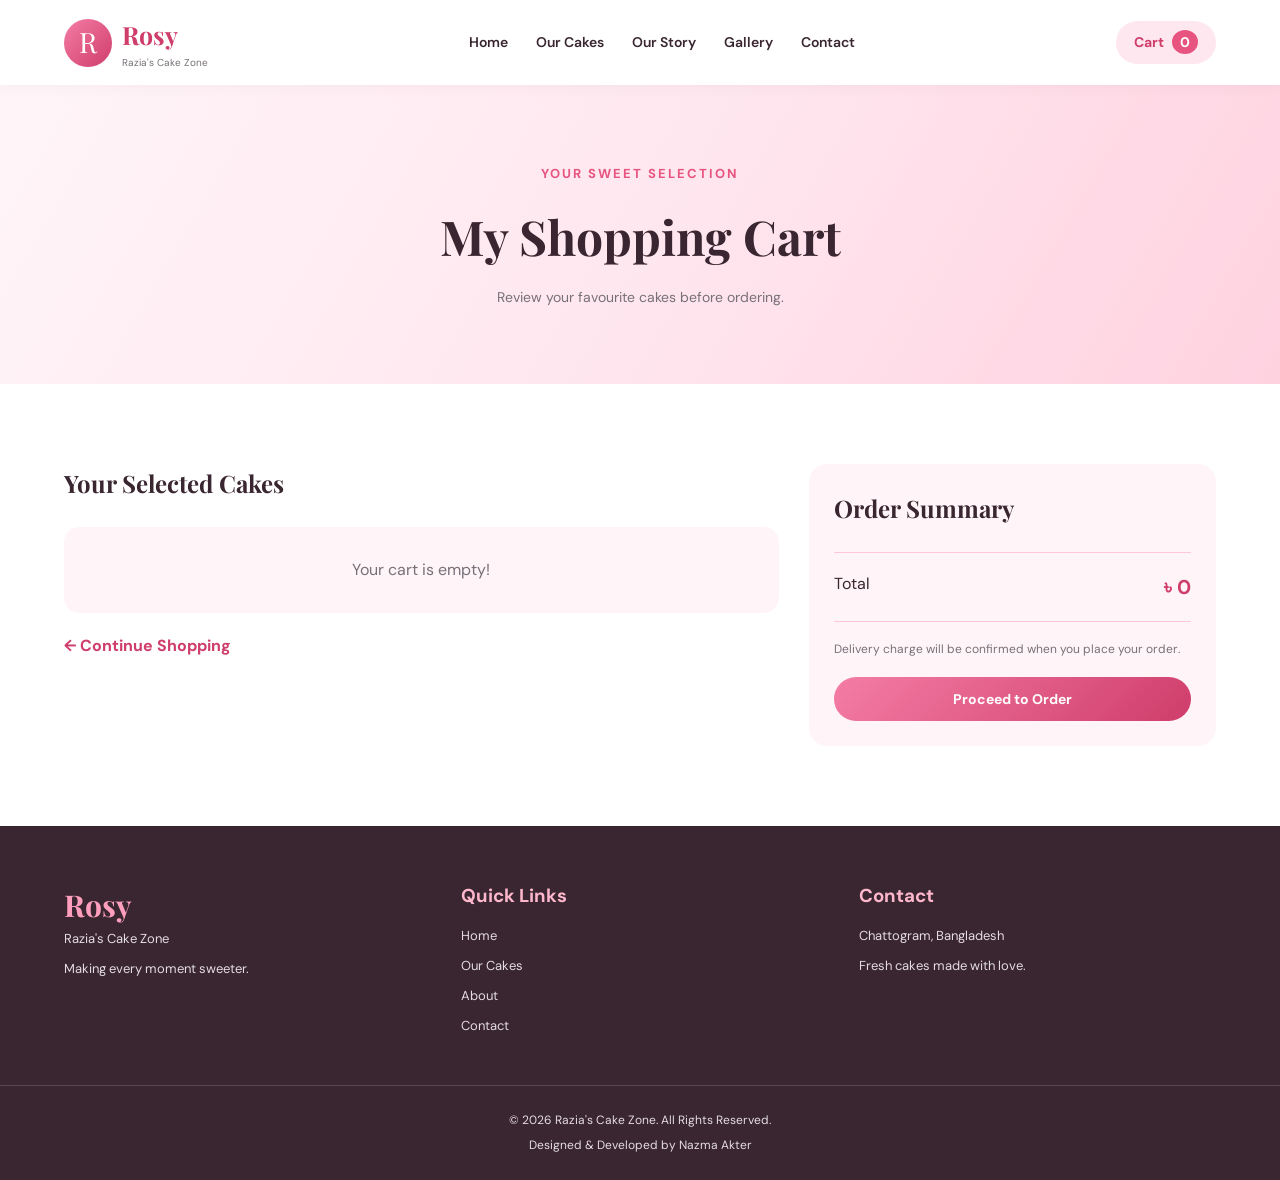
<file: cart.html>
<!DOCTYPE html>
<html lang="en">

<head>
    <meta charset="UTF-8">
    <meta name="viewport" content="width=device-width, initial-scale=1.0">

    <title>Razia's Cake Zone | Rosy</title>

    <link rel="preconnect" href="https://fonts.googleapis.com">
    <link rel="preconnect" href="https://fonts.gstatic.com" crossorigin>

    <link href="https://fonts.googleapis.com/css2?family=DM+Sans:wght@400;500;600;700&family=Playfair+Display:wght@500;600;700&display=swap" rel="stylesheet">

    <link rel="stylesheet" href="assets/css/style.css">
    
</head>

<body>

    <!-- Header -->
    <header class="header">
        <div class="container navbar">

            <a href="index.html" class="logo">
                <span class="logo-icon">R</span>

                <span>
                    <strong>Rosy</strong>
                    <small>Razia's Cake Zone</small>
                </span>
            </a>

            <nav class="nav-links">
                <a href="index.html">Home</a>
                <a href="cakes.html">Our Cakes</a>
                <a href="about.html">Our Story</a>
                <a href="gallery.html">Gallery</a>
                <a href="contact.html">Contact</a>
            </nav>

            <a href="cart.html" class="cart-link">
                Cart <span id="cartCount">0</span>
            </a>

        </div>
    </header>


    <!-- Page Banner -->
    <section class="page-banner">
        <div class="container">

            <span class="eyebrow">Your Sweet Selection</span>

            <h1>My Shopping Cart</h1>

            <p>Review your favourite cakes before ordering.</p>

        </div>
    </section>


    <!-- Cart Section -->
    <section class="section-padding">

        <div class="container">

            <div class="cart-wrapper">

                <div class="cart-main">

                    <h2>Your Selected Cakes</h2>

                    <div id="cartItems">
                        <!-- JavaScript will display cart items here -->
                    </div>

                    <a href="cakes.html" class="continue-shopping">
                        ← Continue Shopping
                    </a>

                </div>


                <!-- Cart Summary -->
                <div class="cart-summary">

                    <h2>Order Summary</h2>

                    <div class="summary-row">
                        <span>Total</span>

                        <strong id="cartTotal">৳ 0</strong>
                    </div>

                    <p>
                        Delivery charge will be confirmed
                        when you place your order.
                    </p>

                    <button type="button" id="proceedToOrder" class="btn btn-primary">
    Proceed to Order
</button>

                </div>

            </div>

        </div>

    </section>


    <!-- Footer -->
    <footer class="footer">

        <div class="container footer-content">

            <div>
                <h2>Rosy</h2>
<p>Razia's Cake Zone</p>
<p>Making every moment sweeter.</p>
            </div>

            <div>
                <h3>Quick Links</h3>
                <a href="index.html">Home</a>
                <a href="cakes.html">Our Cakes</a>
                <a href="about.html">About</a>
                <a href="contact.html">Contact</a>
            </div>

            <div>
                <h3>Contact</h3>
                <p>Chattogram, Bangladesh</p>
                <p>Fresh cakes made with love.</p>
            </div>

        </div>

        <div class="footer-bottom">
            <p>
    © 2026 Razia's Cake Zone. All Rights Reserved.
</p>
            <p>Designed & Developed by Nazma Akter</p>
        </div>

    </footer>
<script src="./assets/js/app.js" defer></script>
</body>
</html>
</file>
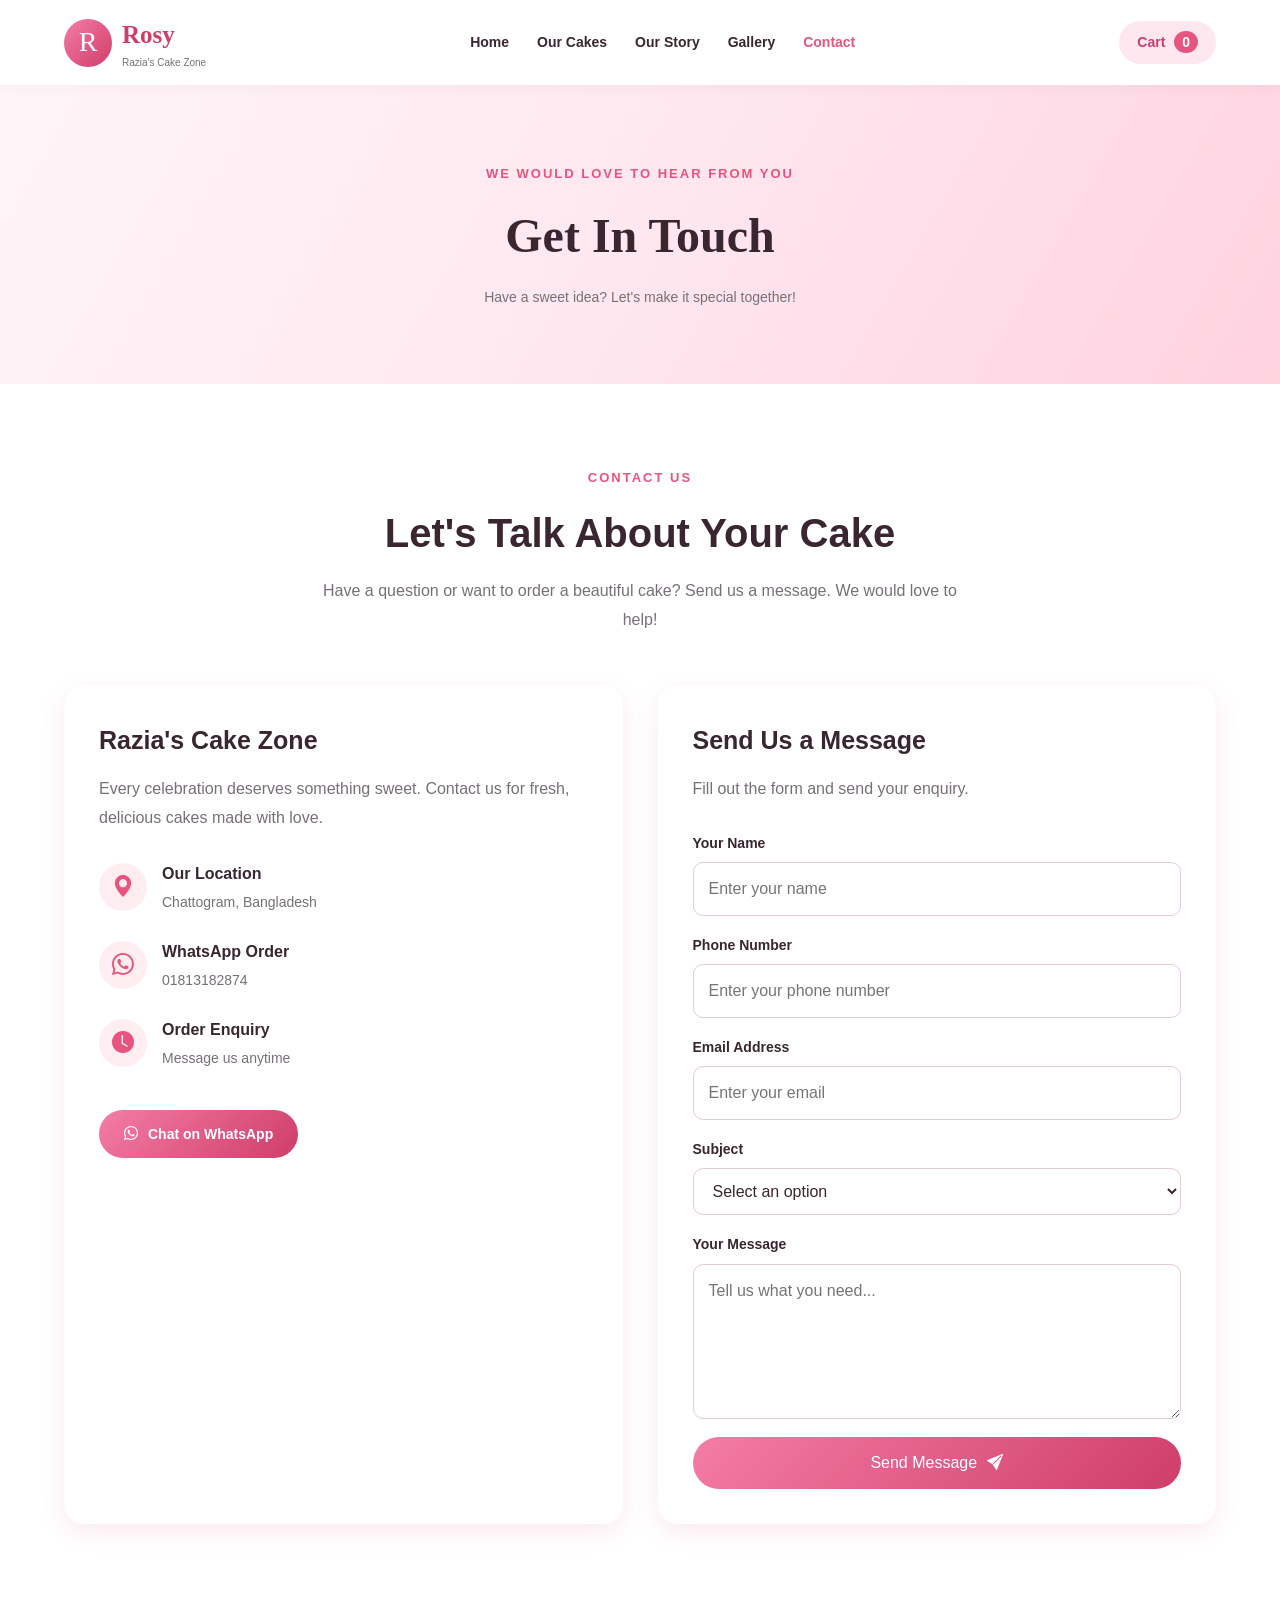
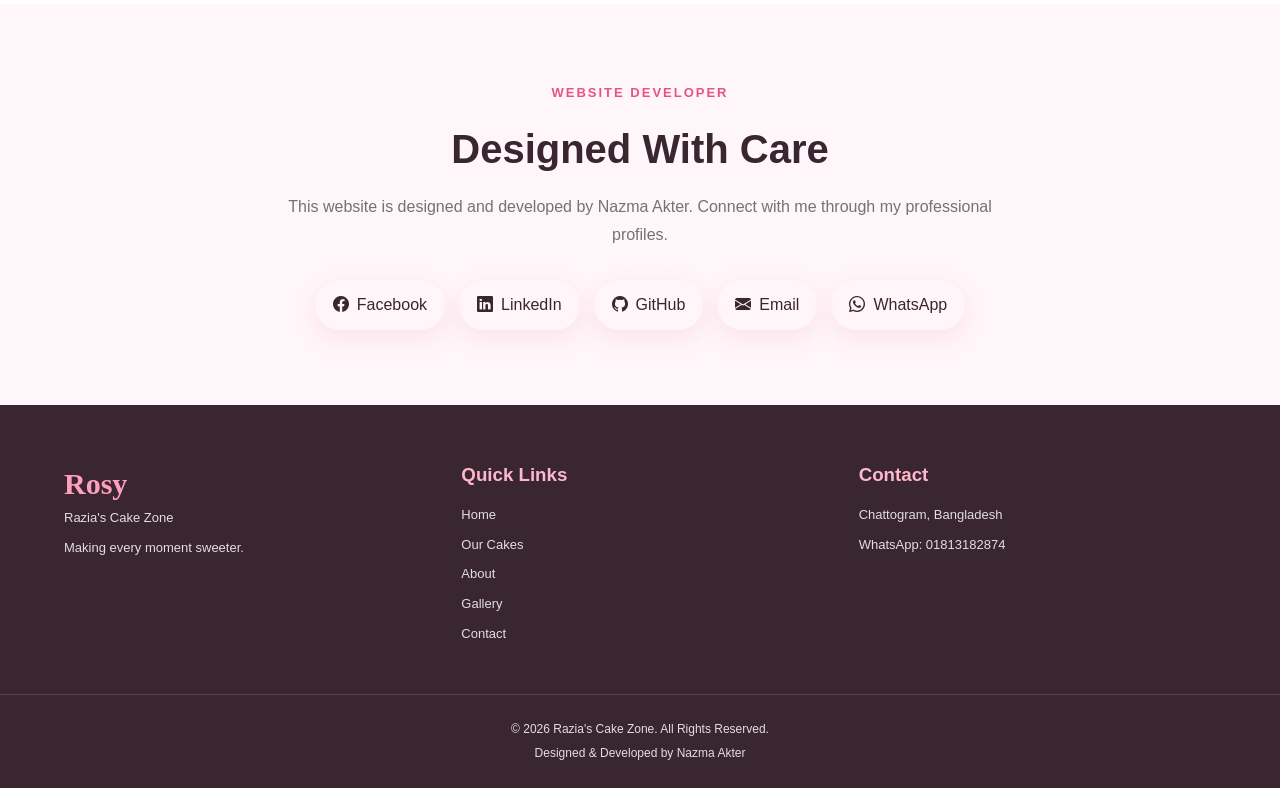
<file: contact.html>
<!DOCTYPE html>
<html lang="en">
<head>
    <meta charset="UTF-8">
    <meta name="viewport" content="width=device-width, initial-scale=1.0">
    <title>Contact Us | Rosy - Razia's Cake Zone</title>

    <link rel="stylesheet" href="./assets/css/style.css">

    <link rel="stylesheet"
        href="https://cdn.jsdelivr.net/npm/bootstrap-icons@1.13.2/font/bootstrap-icons.min.css">
</head>
<body>

<!-- HEADER -->
<header class="header">
    <div class="container navbar">

        <a href="index.html" class="logo">
            <span class="logo-icon">R</span>
            <span>
                <strong>Rosy</strong>
                <small>Razia's Cake Zone</small>
            </span>
        </a>

        <nav class="nav-links">
            <a href="index.html">Home</a>
            <a href="cakes.html">Our Cakes</a>
            <a href="about.html">Our Story</a>
            <a href="gallery.html">Gallery</a>
            <a href="contact.html" class="active">Contact</a>
        </nav>

        <a href="cart.html" class="cart-link">
            Cart <span id="cartCount">0</span>
        </a>

    </div>
</header>


<!-- PAGE BANNER -->
<section class="page-banner contact-banner">
    <div class="container">
        <span class="eyebrow">We Would Love To Hear From You</span>
        <h1>Get In Touch</h1>
        <p>Have a sweet idea? Let's make it special together!</p>
    </div>
</section>


<!-- CONTACT SECTION -->
<section class="section-padding contact-section">
    <div class="container">

        <div class="contact-heading">
            <span class="eyebrow">Contact Us</span>
            <h2>Let's Talk About Your Cake</h2>
            <p>
                Have a question or want to order a beautiful cake?
                Send us a message. We would love to help!
            </p>
        </div>

        <div class="contact-wrapper">

            <!-- BUSINESS INFORMATION -->
            <div class="contact-info">

                <h2>Razia's Cake Zone</h2>

                <p class="contact-description">
                    Every celebration deserves something sweet.
                    Contact us for fresh, delicious cakes made with love.
                </p>

                <div class="contact-info-item">
                    <span class="contact-icon">
                        <i class="bi bi-geo-alt-fill"></i>
                    </span>
                    <div>
                        <h3>Our Location</h3>
                        <p>Chattogram, Bangladesh</p>
                    </div>
                </div>

                <div class="contact-info-item">
                    <span class="contact-icon">
                        <i class="bi bi-whatsapp"></i>
                    </span>
                    <div>
                        <h3>WhatsApp Order</h3>
                        <p>01813182874</p>
                    </div>
                </div>

                <div class="contact-info-item">
                    <span class="contact-icon">
                        <i class="bi bi-clock-fill"></i>
                    </span>
                    <div>
                        <h3>Order Enquiry</h3>
                        <p>Message us anytime</p>
                    </div>
                </div>

                <a href="https://wa.me/8801813182874"
                   target="_blank"
                   rel="noopener noreferrer"
                   class="btn btn-primary contact-whatsapp">
                    <i class="bi bi-whatsapp"></i>
                    Chat on WhatsApp
                </a>

            </div>


            <!-- CONTACT FORM -->
            <div class="contact-form-box">

                <h2>Send Us a Message</h2>

                <p>Fill out the form and send your enquiry.</p>

                <form id="contactForm">

                    <div class="form-group">
                        <label for="customerName">Your Name</label>
                        <input
                            type="text"
                            id="customerName"
                            name="customerName"
                            placeholder="Enter your name"
                            required>
                    </div>

                    <div class="form-group">
                        <label for="customerPhone">Phone Number</label>
                        <input
                            type="tel"
                            id="customerPhone"
                            name="customerPhone"
                            placeholder="Enter your phone number"
                            required>
                    </div>

                    <div class="form-group">
                        <label for="customerEmail">Email Address</label>
                        <input
                            type="email"
                            id="customerEmail"
                            name="customerEmail"
                            placeholder="Enter your email">
                    </div>

                    <div class="form-group">
                        <label for="customerSubject">Subject</label>
                        <select id="customerSubject" name="customerSubject" required>
                            <option value="">Select an option</option>
                            <option value="Cake Order">Cake Order</option>
                            <option value="Custom Cake">Custom Cake</option>
                            <option value="Birthday Cake">Birthday Cake</option>
                            <option value="Wedding Cake">Wedding Cake</option>
                            <option value="Other Enquiry">Other Enquiry</option>
                        </select>
                    </div>

                    <div class="form-group">
                        <label for="customerMessage">Your Message</label>
                        <textarea
                            id="customerMessage"
                            name="customerMessage"
                            rows="5"
                            placeholder="Tell us what you need..."
                            required></textarea>
                    </div>

                    <button type="submit" class="btn btn-primary">
                        Send Message
                        <i class="bi bi-send-fill"></i>
                    </button>

                </form>

            </div>

        </div>
    </div>
</section>


<!-- DEVELOPER SOCIAL LINKS -->
<section class="developer-section">
    <div class="container">

        <div class="developer-content">
            <span class="eyebrow">Website Developer</span>

            <h2>Designed With Care</h2>

            <p>
                This website is designed and developed by Nazma Akter.
                Connect with me through my professional profiles.
            </p>

            <div class="developer-social">

                <a href="https://www.facebook.com/share/19rqLpQLJF/"
                   target="_blank" rel="noopener noreferrer"
                   aria-label="Facebook">
                    <i class="bi bi-facebook"></i>
                    Facebook
                </a>

                <a href="https://www.linkedin.com/in/nazma-akter-41359498/"
                   target="_blank" rel="noopener noreferrer"
                   aria-label="LinkedIn">
                    <i class="bi bi-linkedin"></i>
                    LinkedIn
                </a>

                <a href="https://github.com/nazmaakterdev"
                   target="_blank" rel="noopener noreferrer"
                   aria-label="GitHub">
                    <i class="bi bi-github"></i>
                    GitHub
                </a>

                <a href="mailto:nazmaapril23@gmail.com"
                   aria-label="Email">
                    <i class="bi bi-envelope-fill"></i>
                    Email
                </a>

                <a href="https://wa.me/8801813182874"
                   target="_blank" rel="noopener noreferrer"
                   aria-label="WhatsApp">
                    <i class="bi bi-whatsapp"></i>
                    WhatsApp
                </a>

            </div>
        </div>

    </div>
</section>


<!-- FOOTER -->
<footer class="footer">
    <div class="container footer-content">

        <div>
            <h2>Rosy</h2>
            <p>Razia's Cake Zone</p>
            <p>Making every moment sweeter.</p>
        </div>

        <div>
            <h3>Quick Links</h3>
            <a href="index.html">Home</a>
            <a href="cakes.html">Our Cakes</a>
            <a href="about.html">About</a>
            <a href="gallery.html">Gallery</a>
            <a href="contact.html">Contact</a>
        </div>

        <div>
            <h3>Contact</h3>
            <p>Chattogram, Bangladesh</p>
            <a href="https://wa.me/8801813182874"
               target="_blank" rel="noopener noreferrer">
                WhatsApp: 01813182874
            </a>
        </div>

    </div>

    <div class="footer-bottom">
        <p>© 2026 Razia's Cake Zone. All Rights Reserved.</p>
        <p>Designed &amp; Developed by Nazma Akter</p>
    </div>
</footer>


<script src="./assets/js/app.js" defer></script>

</body>
</html>
</file>
<file: assets/css/style.css>
/* ===================================
   ROSY - RAZIA'S CAKE ZONE
   MAIN STYLESHEET
   PART 1 OF 2
=================================== */

/* ===== CSS VARIABLES ===== */

:root {
    --primary: #e75480;
    --primary-dark: #cf3d6b;
    --secondary: #f47da5;

    --light-pink: #fff5f8;
    --soft-pink: #ffe7ef;
    --medium-pink: #ffc7d8;

    --white: #ffffff;
    --dark: #392630;
    --gray: #777078;

    --shadow: 0 8px 25px rgba(231, 84, 128, 0.12);
    --transition: 0.3s ease;
}

/* ===== RESET ===== */

* {
    margin: 0;
    padding: 0;
    box-sizing: border-box;
}

html {
    scroll-behavior: smooth;
}

body {
    font-family: 'DM Sans', sans-serif;
    background: var(--white);
    color: var(--dark);
    line-height: 1.6;
}

img {
    width: 100%;
    display: block;
    object-fit: cover;
}

a {
    text-decoration: none;
    color: inherit;
}

button {
    font-family: inherit;
    cursor: pointer;
    border: none;
}

.container {
    width: 90%;
    max-width: 1200px;
    margin: auto;
}

.section-padding {
    padding: 80px 0;
}

/* ===== HEADER ===== */

.header {
    width: 100%;
    background: var(--white);
    position: sticky;
    top: 0;
    z-index: 1000;
    box-shadow: 0 2px 15px rgba(0, 0, 0, 0.04);
}

.navbar {
    min-height: 85px;
    display: flex;
    align-items: center;
    justify-content: space-between;
    gap: 25px;
}

.logo {
    display: flex;
    align-items: center;
    gap: 10px;
}

.logo-icon {
    width: 48px;
    height: 48px;
    background: linear-gradient(135deg, #f47da5, #cf3d6b);
    color: var(--white);
    border-radius: 50%;
    display: flex;
    align-items: center;
    justify-content: center;
    font-family: 'Playfair Display', serif;
    font-size: 28px;
}

.logo strong {
    display: block;
    font-family: 'Playfair Display', serif;
    font-size: 25px;
    color: var(--primary-dark);
}

.logo small {
    display: block;
    font-size: 10px;
    color: var(--gray);
}

.nav-links {
    display: flex;
    align-items: center;
    gap: 28px;
}

.nav-links a {
    font-size: 14px;
    font-weight: 600;
    transition: var(--transition);
}

.nav-links a:hover,
.nav-links a.active {
    color: var(--primary);
}

.cart-link {
    background: var(--soft-pink);
    color: var(--primary-dark);
    padding: 10px 18px;
    border-radius: 30px;
    font-size: 14px;
    font-weight: 700;
}

.cart-link span {
    background: var(--primary);
    color: var(--white);
    padding: 3px 8px;
    border-radius: 50%;
    margin-left: 5px;
}

/* ===== BUTTONS ===== */

.btn {
    display: inline-block;
    padding: 13px 25px;
    border-radius: 30px;
    font-size: 14px;
    font-weight: 700;
    transition: var(--transition);
    text-align: center;
}

.btn-primary {
    background: linear-gradient(135deg, #f47da5, #cf3d6b);
    color: var(--white);
}

.btn-primary:hover {
    transform: translateY(-3px);
    box-shadow: var(--shadow);
}

.btn-outline {
    border: 1.5px solid var(--primary);
    color: var(--primary);
    background: transparent;
}

.btn-outline:hover {
    background: var(--primary);
    color: var(--white);
}

.btn-white {
    background: var(--white);
    color: var(--primary-dark);
}

.btn-white:hover {
    transform: translateY(-3px);
}

/* ===== HERO SECTION ===== */

.hero {
    background: linear-gradient(
        120deg,
        #fff5f8 0%,
        #ffe7ef 55%,
        #ffd2e0 100%
    );
    padding: 75px 0;
    overflow: hidden;
}

.hero-content {
    display: flex;
    align-items: center;
    justify-content: space-between;
    gap: 60px;
}

.hero-text {
    flex: 1;
}

.eyebrow {
    color: var(--primary);
    font-size: 13px;
    font-weight: 700;
    text-transform: uppercase;
    letter-spacing: 2px;
}

.hero h1 {
    font-family: 'Playfair Display', serif;
    font-size: clamp(38px, 5vw, 65px);
    line-height: 1.15;
    margin: 20px 0;
}

.hero h1 span {
    color: var(--primary);
    display: block;
}

.hero-text > p {
    color: var(--gray);
    max-width: 480px;
    margin-bottom: 28px;
}

.hero-buttons {
    display: flex;
    gap: 15px;
    flex-wrap: wrap;
}

.hero-note {
    margin-top: 30px;
    font-size: 13px;
    color: var(--gray);
}

.hero-note span {
    color: var(--primary);
    font-size: 20px;
    margin-right: 5px;
}

.hero-image {
    flex: 1;
    position: relative;
}

.hero-image img {
    height: 450px;
    border-radius: 180px 180px 25px 25px;
    box-shadow: var(--shadow);
}

.floating-card {
    position: absolute;
    bottom: 25px;
    left: -30px;
    background: var(--white);
    padding: 15px 20px;
    border-radius: 15px;
    box-shadow: var(--shadow);
    display: flex;
    align-items: center;
    gap: 12px;
}

.floating-card > span {
    font-size: 28px;
    color: var(--primary);
}

.floating-card strong,
.floating-card small {
    display: block;
}

.floating-card small {
    color: var(--gray);
    font-size: 11px;
}

/* ===== FEATURES ===== */

.features {
    background: var(--white);
}

.features-grid {
    display: flex;
    gap: 25px;
}

.feature-card {
    flex: 1;
    padding: 30px 20px;
    text-align: center;
    background: var(--light-pink);
    border-radius: 18px;
    transition: var(--transition);
}

.feature-card:hover {
    transform: translateY(-7px);
    box-shadow: var(--shadow);
}

.feature-card > span {
    font-size: 35px;
    color: var(--primary);
}

.feature-card h3 {
    margin: 12px 0 8px;
    font-family: 'Playfair Display', serif;
}

.feature-card p {
    font-size: 13px;
    color: var(--gray);
}

/* ===== SECTION HEADING ===== */

.section-heading {
    text-align: center;
    margin-bottom: 45px;
}

.section-heading h2 {
    font-family: 'Playfair Display', serif;
    font-size: clamp(28px, 4vw, 42px);
    margin: 12px 0;
}

.section-heading p {
    color: var(--gray);
    font-size: 14px;
}

/* ===== CAKE CARDS ===== */

.featured-cakes {
    background: #fff9fb;
}

.cake-grid {
    display: flex;
    flex-wrap: wrap;
    gap: 25px;
}

.cake-card {
    flex: 1 1 280px;
    min-width: 0;
    background: var(--white);
    border-radius: 18px;
    overflow: hidden;
    box-shadow: 0 5px 20px rgba(0, 0, 0, 0.05);
    transition: var(--transition);
}

.cake-card:hover {
    transform: translateY(-7px);
    box-shadow: var(--shadow);
}

.cake-card img {
    height: 240px;
}

.cake-info {
    padding: 22px;
}

.cake-category {
    color: var(--primary);
    font-size: 11px;
    font-weight: 700;
    text-transform: uppercase;
    letter-spacing: 1px;
}

.cake-info h3 {
    font-family: 'Playfair Display', serif;
    margin: 8px 0;
    font-size: 20px;
}

.cake-info p {
    color: var(--primary-dark);
    font-size: 18px;
    font-weight: 700;
    margin-bottom: 15px;
}

.cake-info .btn {
    width: 100%;
}

.center-button {
    text-align: center;
    margin-top: 40px;
}

/* ===== CTA SECTION ===== */

.cta-section {
    padding: 75px 0;
    background: linear-gradient(135deg, #f47da5, #cf3d6b);
    color: var(--white);
    text-align: center;
}

.cta-content > span {
    font-size: 13px;
    letter-spacing: 2px;
    text-transform: uppercase;
}

.cta-content h2 {
    font-family: 'Playfair Display', serif;
    font-size: clamp(28px, 4vw, 42px);
    margin: 15px 0;
}

.cta-content p {
    margin-bottom: 25px;
    font-size: 14px;
}

/* ===== FOOTER ===== */

.footer {
    background: #392630;
    color: var(--white);
    padding-top: 55px;
}

.footer-content {
    display: flex;
    justify-content: space-between;
    gap: 40px;
    padding-bottom: 40px;
}

.footer-content > div {
    flex: 1;
}

.footer h2 {
    font-family: 'Playfair Display', serif;
    color: #ff9fbd;
    font-size: 30px;
}

.footer h3 {
    margin-bottom: 15px;
    color: #ffb7cc;
}

.footer p,
.footer a {
    display: block;
    color: #e5dce1;
    font-size: 13px;
    margin-bottom: 9px;
}

.footer a:hover {
    color: #ff9fbd;
}

.footer-bottom {
    border-top: 1px solid rgba(255, 255, 255, 0.15);
    padding: 20px 5%;
    text-align: center;
}

.footer-bottom p {
    font-size: 12px;
    margin: 5px 0;
}

/* ===== RESPONSIVE DESIGN ===== */

@media (max-width: 900px) {

    .navbar {
        flex-wrap: wrap;
        padding: 15px 0;
    }

    .nav-links {
        order: 3;
        width: 100%;
        justify-content: center;
        flex-wrap: wrap;
        gap: 15px;
    }

    .hero-content {
        gap: 30px;
    }

    .hero-image img {
        height: 370px;
    }
}

@media (max-width: 650px) {

    .container {
        width: 92%;
    }

    .section-padding {
        padding: 55px 0;
    }

    .navbar {
        gap: 12px;
    }

    .nav-links {
        gap: 12px;
    }

    .nav-links a {
        font-size: 12px;
    }

    .hero {
        padding: 50px 0;
    }

    .hero-content {
        flex-direction: column;
        align-items: stretch;
    }

    .hero-image img {
        height: 320px;
        border-radius: 100px 100px 20px 20px;
    }

    .floating-card {
        left: 10px;
        bottom: 15px;
    }

    .features-grid {
        flex-direction: column;
    }

    .cake-grid {
        flex-direction: column;
    }

    .cake-card {
        width: 100%;
    }

    .footer-content {
        flex-direction: column;
        gap: 25px;
    }

    .footer-bottom {
        padding: 20px 10px;
    }
}

/* ===== INNER PAGE BANNER ===== */

.page-banner {
    padding: 75px 0;
    text-align: center;
    background: linear-gradient(
        120deg,
        #fff5f8,
        #ffe7ef,
        #ffd2e0
    );
}

.page-banner h1 {
    font-family: 'Playfair Display', serif;
    font-size: clamp(32px, 5vw, 48px);
    margin: 12px 0;
    color: var(--dark);
}

.page-banner p {
    color: var(--gray);
    font-size: 14px;
}

/* ===== CART PAGE ===== */

.cart-wrapper {
    display: flex;
    align-items: flex-start;
    gap: 30px;
}

.cart-main {
    flex: 2;
    min-width: 0;
}

.cart-main h2,
.cart-summary h2 {
    font-family: 'Playfair Display', serif;
    margin-bottom: 25px;
}

.cart-item {
    display: flex;
    align-items: center;
    justify-content: space-between;
    gap: 15px;
    padding: 20px;
    margin-bottom: 15px;
    background: var(--light-pink);
    border-radius: 15px;
    flex-wrap: wrap;
}

.cart-item h3 {
    font-family: 'Playfair Display', serif;
    font-size: 17px;
}

.cart-item p {
    color: var(--primary-dark);
    font-weight: 700;
}

.cart-quantity {
    display: flex;
    align-items: center;
    gap: 12px;
}

.cart-quantity button {
    width: 30px;
    height: 30px;
    background: var(--primary);
    color: white;
    border-radius: 50%;
    font-size: 18px;
}

.cart-item > div:last-child button {
    display: block;
    margin-top: 8px;
    background: transparent;
    color: var(--primary-dark);
    text-decoration: underline;
    font-size: 12px;
}

.empty-cart {
    padding: 30px;
    text-align: center;
    background: var(--light-pink);
    border-radius: 15px;
    color: var(--gray);
}

.continue-shopping {
    display: inline-block;
    margin-top: 20px;
    color: var(--primary-dark);
    font-weight: 700;
}

.cart-summary {
    flex: 1;
    min-width: 250px;
    padding: 25px;
    background: var(--light-pink);
    border-radius: 18px;
}

.summary-row {
    display: flex;
    justify-content: space-between;
    padding: 18px 0;
    border-top: 1px solid var(--medium-pink);
    border-bottom: 1px solid var(--medium-pink);
}

.summary-row strong {
    color: var(--primary-dark);
    font-size: 20px;
}

.cart-summary p {
    color: var(--gray);
    font-size: 12px;
    margin: 18px 0;
}

.cart-summary .btn {
    width: 100%;
}

@media (max-width: 700px) {

    .cart-wrapper {
        flex-direction: column;
    }

    .cart-main,
    .cart-summary {
        width: 100%;
    }

    .cart-item {
        align-items: flex-start;
    }
}

/* ===== CART REMOVE BUTTON ===== */

.cart-item button {
    cursor: pointer;
}

.cart-item button:last-child {
    background: #ffe5ec;
    color: #e6396f;
    border: none;
    padding: 8px 15px;
    border-radius: 20px;
    font-size: 13px;
    font-weight: 600;
    margin-top: 8px;
    transition: 0.3s ease;
}

.cart-item button:last-child:hover {
    background: #e6396f;
    color: #ffffff;
}

/* ===== ABOUT PAGE DESIGN ===== */

.about-content {
    display: flex;
    align-items: center;
    gap: 55px;
}

.about-image,
.about-text {
    flex: 1;
    min-width: 0;
}

.about-image {
    overflow: hidden;
    border-radius: 20px;
    box-shadow: var(--shadow);
}

.about-image img {
    height: 420px;
    border-radius: 20px;
    transition: transform 0.6s ease;
}

.about-image:hover img {
    transform: scale(1.05);
}

.about-text h2 {
    font-family: 'Playfair Display', serif;
    font-size: clamp(28px, 4vw, 42px);
    line-height: 1.2;
    margin: 15px 0;
}

.about-text p {
    color: var(--gray);
    margin-bottom: 16px;
    font-size: 14px;
}

.about-text .btn {
    margin-top: 10px;
}

/* ===== RESPONSIVE ABOUT PAGE ===== */

@media (max-width: 768px) {

    .about-content {
        flex-direction: column;
        gap: 30px;
    }

    .about-image,
    .about-text {
        width: 100%;
    }

    .about-image img {
        height: 320px;
    }
}

/* ===== ROSY GALLERY PAGE ===== */

.gallery-banner {
    background: linear-gradient(135deg, #ffe0eb, #ffb6ce, #fff0f5);
    text-align: center;
}

/* ===== FEATURED CAROUSEL ===== */

.cake-carousel {
    position: relative;
    max-width: 850px;
    margin: 40px auto 20px;
}

.carousel-track {
    position: relative;
    height: 470px;
    overflow: hidden;
    border-radius: 22px;
    box-shadow: 0 15px 40px rgba(180, 50, 100, 0.15);
}

.carousel-slide {
    position: absolute;
    inset: 0;
    opacity: 0;
    visibility: hidden;
    transition: opacity 0.7s ease, visibility 0.7s ease;
}

.carousel-slide.active {
    opacity: 1;
    visibility: visible;
    z-index: 1;
}

.carousel-slide img {
    width: 100%;
    height: 100%;
    object-fit: cover;
}

.slide-caption {
    position: absolute;
    bottom: 0;
    left: 0;
    width: 100%;
    padding: 45px 25px 25px;
    color: white;
    background: linear-gradient(transparent, rgba(40, 10, 25, 0.8));
}

.slide-caption h3 {
    font-size: 27px;
    margin-bottom: 8px;
}

.slide-caption p {
    font-size: 14px;
}

/* ===== CAROUSEL BUTTONS ===== */

.carousel-btn {
    position: absolute;
    top: 50%;
    transform: translateY(-50%);
    z-index: 5;
    width: 45px;
    height: 45px;
    border: none;
    border-radius: 50%;
    background: #fff;
    color: #e63975;
    font-size: 20px;
    cursor: pointer;
    box-shadow: 0 5px 15px rgba(0, 0, 0, 0.15);
    transition: 0.3s ease;
}

.carousel-btn:hover {
    background: #e63975;
    color: white;
}

.carousel-prev {
    left: -22px;
}

/* =================================
   GALLERY CAROUSEL
================================= */

.carousel-next {
    right: -22px;
}

/* CAROUSEL DOTS */

.carousel-dots {
    display: flex;
    justify-content: center;
    gap: 10px;
    margin-top: 25px;
}

.carousel-dot {
    width: 11px;
    height: 11px;
    border: none;
    border-radius: 50%;
    background: #f2b6ca;
    cursor: pointer;
    transition: 0.3s ease;
}

.carousel-dot.active {
    width: 30px;
    border-radius: 20px;
    background: #e63975;
}

/* GALLERY GRID */

.gallery-grid {
    display: flex;
    flex-wrap: wrap;
    gap: 22px;
}

.gallery-card {
    position: relative;
    flex: 1 1 calc(33.333% - 22px);
    min-width: 230px;
    height: 280px;
    overflow: hidden;
    border-radius: 18px;
    box-shadow: 0 8px 25px rgba(180, 50, 100, 0.1);
    cursor: pointer;
}

.gallery-card img {
    width: 100%;
    height: 100%;
    object-fit: cover;
    transition: transform 0.6s ease;
}

.gallery-card:hover img {
    transform: scale(1.1);
}

.gallery-overlay {
    position: absolute;
    inset: 0;
    display: flex;
    flex-direction: column;
    justify-content: flex-end;
    padding: 25px;
    color: white;
    background: linear-gradient(transparent, rgba(30, 10, 20, 0.8));
    opacity: 0;
    transition: opacity 0.4s ease;
}

.gallery-card:hover .gallery-overlay {
    opacity: 1;
}

.gallery-overlay h3 {
    font-size: 20px;
    margin-bottom: 5px;
}

.gallery-overlay p {
    font-size: 13px;
}

/* GALLERY CTA */

.gallery-cta {
    text-align: center;
    padding: 70px 20px;
    background: linear-gradient(135deg, #ffe0eb, #fff0f5);
}

.gallery-cta h2 {
    font-size: clamp(28px, 4vw, 40px);
    margin-bottom: 12px;
}

.gallery-cta p {
    margin-bottom: 25px;
    color: #777;
}

/* GALLERY RESPONSIVE */

@media (max-width: 768px) {
    .carousel-track {
        height: 350px;
    }

    .carousel-prev {
        left: 8px;
    }

    .carousel-next {
        right: 8px;
    }

    .gallery-card {
        flex: 1 1 calc(50% - 22px);
        min-width: 140px;
        height: 230px;
    }

    .gallery-overlay {
        opacity: 1;
    }
}

@media (max-width: 480px) {
    .carousel-track {
        height: 280px;
    }

    .slide-caption h3 {
        font-size: 21px;
    }

    .gallery-card {
        flex: 1 1 100%;
        height: 260px;
    }
}


/* =================================
   REPEATABLE SCROLL REVEAL
================================= */

.scroll-reveal {
    opacity: 0;
    transition: opacity 0.8s ease, transform 0.8s ease;
}

.reveal-left {
    transform: translateX(-45px);
}

.reveal-right {
    transform: translateX(45px);
}

.reveal-up {
    transform: translateY(45px);
}

.scroll-reveal.is-visible {
    opacity: 1;
    transform: translate(0, 0);
}

@media (prefers-reduced-motion: reduce) {
    .scroll-reveal {
        opacity: 1;
        transform: none;
        transition: none;
    }
}


/* =================================
   PAGE BANNER TEXT ANIMATION
================================= */

.page-banner .container > * {
    opacity: 0;
    animation: bannerTextReveal 0.9s ease forwards;
}

.page-banner .container > *:nth-child(1) {
    animation-delay: 0.2s;
}

.page-banner .container > *:nth-child(2) {
    animation-delay: 0.4s;
}

.page-banner .container > *:nth-child(3) {
    animation-delay: 0.6s;
}

@keyframes bannerTextReveal {
    from {
        opacity: 0;
        transform: translateY(30px);
    }

    to {
        opacity: 1;
        transform: translateY(0);
    }
}


/* =================================
   CONTACT PAGE
================================= */

.contact-heading {
    text-align: center;
    max-width: 650px;
    margin: 0 auto 50px;
}

.contact-heading h2,
.developer-content h2 {
    font-size: clamp(28px, 4vw, 40px);
    margin: 12px 0;
}

.contact-heading p,
.developer-content p {
    color: var(--gray);
    line-height: 1.8;
}

.contact-wrapper {
    display: flex;
    gap: 35px;
    align-items: stretch;
}

.contact-info,
.contact-form-box {
    flex: 1;
    min-width: 0;
    padding: 35px;
    border-radius: 20px;
    background: var(--card-bg);
    box-shadow: var(--shadow);
}

.contact-info h2,
.contact-form-box h2 {
    font-size: 25px;
    margin-bottom: 15px;
}

.contact-description,
.contact-form-box > p {
    color: var(--gray);
    line-height: 1.8;
    margin-bottom: 28px;
}

.contact-info-item {
    display: flex;
    align-items: center;
    gap: 15px;
    margin: 25px 0;
}

.contact-icon {
    width: 48px;
    height: 48px;
    flex-shrink: 0;
    display: flex;
    align-items: center;
    justify-content: center;
    border-radius: 50%;
    background: rgba(255, 105, 150, 0.12);
    color: #e75480;
    font-size: 22px;
}

.contact-info-item h3 {
    font-size: 16px;
    margin-bottom: 5px;
}

.contact-info-item p {
    color: var(--gray);
    font-size: 14px;
}

.contact-whatsapp {
    display: inline-flex;
    align-items: center;
    gap: 10px;
    margin-top: 15px;
}

.contact-form-box form {
    display: flex;
    flex-direction: column;
    gap: 18px;
}

.form-group {
    display: flex;
    flex-direction: column;
    gap: 8px;
}

.form-group label {
    font-weight: 600;
    font-size: 14px;
}

.form-group input,
.form-group select,
.form-group textarea {
    width: 100%;
    padding: 13px 15px;
    border: 1px solid #e5cbd5;
    border-radius: 10px;
    outline: none;
    font: inherit;
    background: var(--card-bg);
    color: inherit;
}

.form-group input:focus,
.form-group select:focus,
.form-group textarea:focus {
    border-color: #e75480;
    box-shadow: 0 0 0 3px rgba(231, 84, 128, 0.1);
}

.form-group textarea {
    resize: vertical;
}

.contact-form-box button {
    display: inline-flex;
    align-items: center;
    justify-content: center;
    gap: 10px;
    cursor: pointer;
    border: none;
    font: inherit;
}


/* DEVELOPER SECTION */

.developer-section {
    padding: 75px 0;
    text-align: center;
    background: rgba(255, 105, 150, 0.06);
}

.developer-content {
    max-width: 750px;
    margin: auto;
}

.developer-social {
    display: flex;
    justify-content: center;
    align-items: center;
    flex-wrap: wrap;
    gap: 14px;
    margin-top: 30px;
}

.developer-social a {
    display: inline-flex;
    align-items: center;
    gap: 8px;
    padding: 12px 18px;
    border-radius: 30px;
    background: var(--card-bg);
    color: inherit;
    text-decoration: none;
    box-shadow: var(--shadow);
    transition: 0.3s ease;
}

.developer-social a:hover {
    background: #e75480;
    color: #fff;
    transform: translateY(-4px);
}


/* CONTACT RESPONSIVE */

@media (max-width: 768px) {
    .contact-wrapper {
        flex-direction: column;
    }

    .contact-info,
    .contact-form-box {
        padding: 25px 20px;
    }

    .developer-social {
        gap: 10px;
    }
}


/* ===================================
   CUSTOM CAKE SECTION
=================================== */

.custom-cake-content {
    display: flex;
    align-items: center;
    gap: 50px;
}

.custom-cake-image,
.custom-cake-text {
    flex: 1;
    min-width: 0;
}

.custom-cake-image {
    overflow: hidden;
    border-radius: 20px;
    box-shadow: var(--shadow);
}

.custom-cake-image img {
    width: 100%;
    height: 420px;
    object-fit: cover;
    display: block;
    transition: transform 0.5s ease;
}

.custom-cake-image:hover img {
    transform: scale(1.05);
}

.custom-cake-text h2 {
    font-family: 'Playfair Display', serif;
    font-size: clamp(28px, 4vw, 40px);
    margin: 15px 0;
}

.custom-cake-text p {
    color: var(--gray);
    line-height: 1.8;
    margin-bottom: 20px;
}

.custom-cake-text ul {
    list-style: none;
    padding: 0;
    margin-bottom: 25px;
}

.custom-cake-text li {
    margin: 12px 0;
    display: flex;
    align-items: center;
    gap: 10px;
}

.custom-cake-text li i {
    color: #e75480;
}


/* ===================================
   HOW TO ORDER
=================================== */

.order-steps {
    display: flex;
    flex-wrap: wrap;
    gap: 25px;
    justify-content: center;
    margin-top: 40px;
}

.order-step {
    flex: 1 1 220px;
    max-width: 270px;
    min-width: 0;
    padding: 30px 22px;
    text-align: center;
    background: var(--card-bg);
    border-radius: 18px;
    box-shadow: var(--shadow);
    transition: transform 0.3s ease, box-shadow 0.3s ease;
}

.order-step:hover {
    transform: translateY(-8px);
}

.step-icon {
    font-size: 35px;
    color: var(--primary);
    margin-bottom: 12px;
}

.step-number {
    display: block;
    font-size: 13px;
    font-weight: 700;
    color: var(--primary);
    margin-bottom: 8px;
}

.order-step h3 {
    font-size: 19px;
    margin-bottom: 12px;
}

.order-step p {
    color: var(--gray);
    font-size: 14px;
    min-height: 60px;
    line-height: 1.7;
}

.step-link {
    display: inline-block;
    margin-top: 12px;
    padding: 10px 18px;
    border-radius: 30px;
    background: var(--primary);
    color: #fff;
    text-decoration: none;
    font-size: 13px;
    font-weight: 600;
    transition: 0.3s ease;
}

.step-link:hover {
    background: var(--primary-dark);
    color: #fff;
    transform: translateY(-3px);
}

.step-complete {
    cursor: default;
}


/* ===================================
   CUSTOM CAKE & ORDER RESPONSIVE
=================================== */

@media (max-width: 768px) {
    .custom-cake-content {
        flex-direction: column;
        gap: 30px;
    }

    .custom-cake-image,
    .custom-cake-text {
        width: 100%;
    }

    .custom-cake-image img {
        height: 320px;
    }

    .order-steps {
        flex-direction: column;
        align-items: center;
    }

    .order-step {
        width: 100%;
        max-width: 100%;
    }
}


/* ===================================
   INTERACTIVE CAKE SHOWCASE
=================================== */

.cake-showcase {
    background: linear-gradient(135deg, #fff5f8, #ffe7ef);
}

.cake-stage {
    display: flex;
    align-items: center;
    justify-content: center;
    gap: 60px;
    padding: 30px;
    background: #ffffff;
    border-radius: 25px;
    box-shadow: var(--shadow);
}

.showcase-cake {
    flex: 1;
    width: 100%;
    max-width: 450px;
    min-width: 0;
    position: relative;
    overflow: visible;
    border-radius: 20px;
}

.whole-cake {
    display: block;
    width: 100%;
    height: 350px;
    object-fit: cover;
    border-radius: 20px;
}

.cake-slice {
    position: absolute;
    inset: 0;
    width: 100%;
    height: 100%;
    object-fit: cover;
    clip-path: polygon(50% 0, 100% 0, 100% 100%, 50% 100%, 50% 50%);
    transform: translateX(0) rotate(0);
    transition: transform 1s ease;
    border-radius: 20px;
}

.showcase-cake.cut .cake-slice {
    transform: translate(100px, -25px) rotate(12deg);
}

.cake-showcase-info {
    flex: 1;
    max-width: 400px;
}

.cake-showcase-info h3 {
    font-family: 'Playfair Display', serif;
    font-size: 30px;
    margin-bottom: 15px;
}

.cake-showcase-info p {
    color: var(--gray);
    margin-bottom: 22px;
}

.cut-message {
    margin-top: 18px;
    font-size: 13px;
}


/* ===================================
   CAKE CATEGORY FILTER
=================================== */

.cake-filters {
    display: flex;
    justify-content: center;
    flex-wrap: wrap;
    gap: 12px;
    margin-bottom: 35px;
}

.filter-btn {
    padding: 10px 20px;
    border-radius: 30px;
    background: var(--soft-pink);
    color: var(--primary-dark);
    font-weight: 600;
    transition: var(--transition);
}

.filter-btn:hover,
.filter-btn.active {
    background: var(--primary);
    color: white;
}


/* ===================================
   DYNAMIC CAKE GRID
=================================== */

#cakeGrid {
    display: grid;
    grid-template-columns: repeat(3, minmax(0, 1fr));
    gap: 25px;
}

#cakeGrid .cake-card {
    width: 100%;
    min-width: 0;
    flex: none;
    animation: cakeCardReveal 0.5s ease both;
}

#cakeGrid .cake-card img {
    width: 100%;
    height: 240px;
    object-fit: cover;
}

@keyframes cakeCardReveal {
    from {
        opacity: 0;
        transform: translateY(20px);
    }

    to {
        opacity: 1;
        transform: translateY(0);
    }
}


/* ===================================
   CAKE SHOWCASE RESPONSIVE
=================================== */

@media (max-width: 900px) {
    #cakeGrid {
        grid-template-columns: repeat(2, minmax(0, 1fr));
    }

    .cake-stage {
        gap: 30px;
    }
}

@media (max-width: 650px) {
    .cake-stage {
        flex-direction: column;
        padding: 20px;
    }

    .showcase-cake,
    .cake-showcase-info {
        width: 100%;
    }

    .whole-cake {
        height: 280px;
    }

    .cake-showcase-info {
        text-align: center;
    }

    #cakeGrid {
        grid-template-columns: 1fr;
    }

    .cake-filters {
        gap: 8px;
    }

    .filter-btn {
        padding: 9px 14px;
        font-size: 12px;
    }

    .showcase-cake.cut .cake-slice {
        transform: translate(55px, -18px) rotate(10deg);
    }
}


/* ===================================
   HOME HERO BANNER ANIMATION
=================================== */

.hero-text > *,
.hero-image {
    opacity: 0;
    animation: heroContentReveal 0.9s ease forwards;
}

.hero-text > *:nth-child(1) {
    animation-delay: 0.15s;
}

.hero-text > *:nth-child(2) {
    animation-delay: 0.3s;
}

.hero-text > *:nth-child(3) {
    animation-delay: 0.45s;
}

.hero-text > *:nth-child(4) {
    animation-delay: 0.6s;
}

.hero-image {
    animation-delay: 0.35s;
}

@keyframes heroContentReveal {
    from {
        opacity: 0;
        transform: translateY(28px);
    }

    to {
        opacity: 1;
        transform: translateY(0);
    }
}


/* ===================================
   MOTION ACCESSIBILITY
=================================== */

@media (prefers-reduced-motion: reduce) {
    .hero-text > *,
    .hero-image {
        opacity: 1;
        animation: none;
        transform: none;
    }

    .scroll-reveal {
        opacity: 1;
        transform: none;
        transition: none;
    }

    .showcase-cake .cake-slice {
        transition: none;
    }
}
</file>
